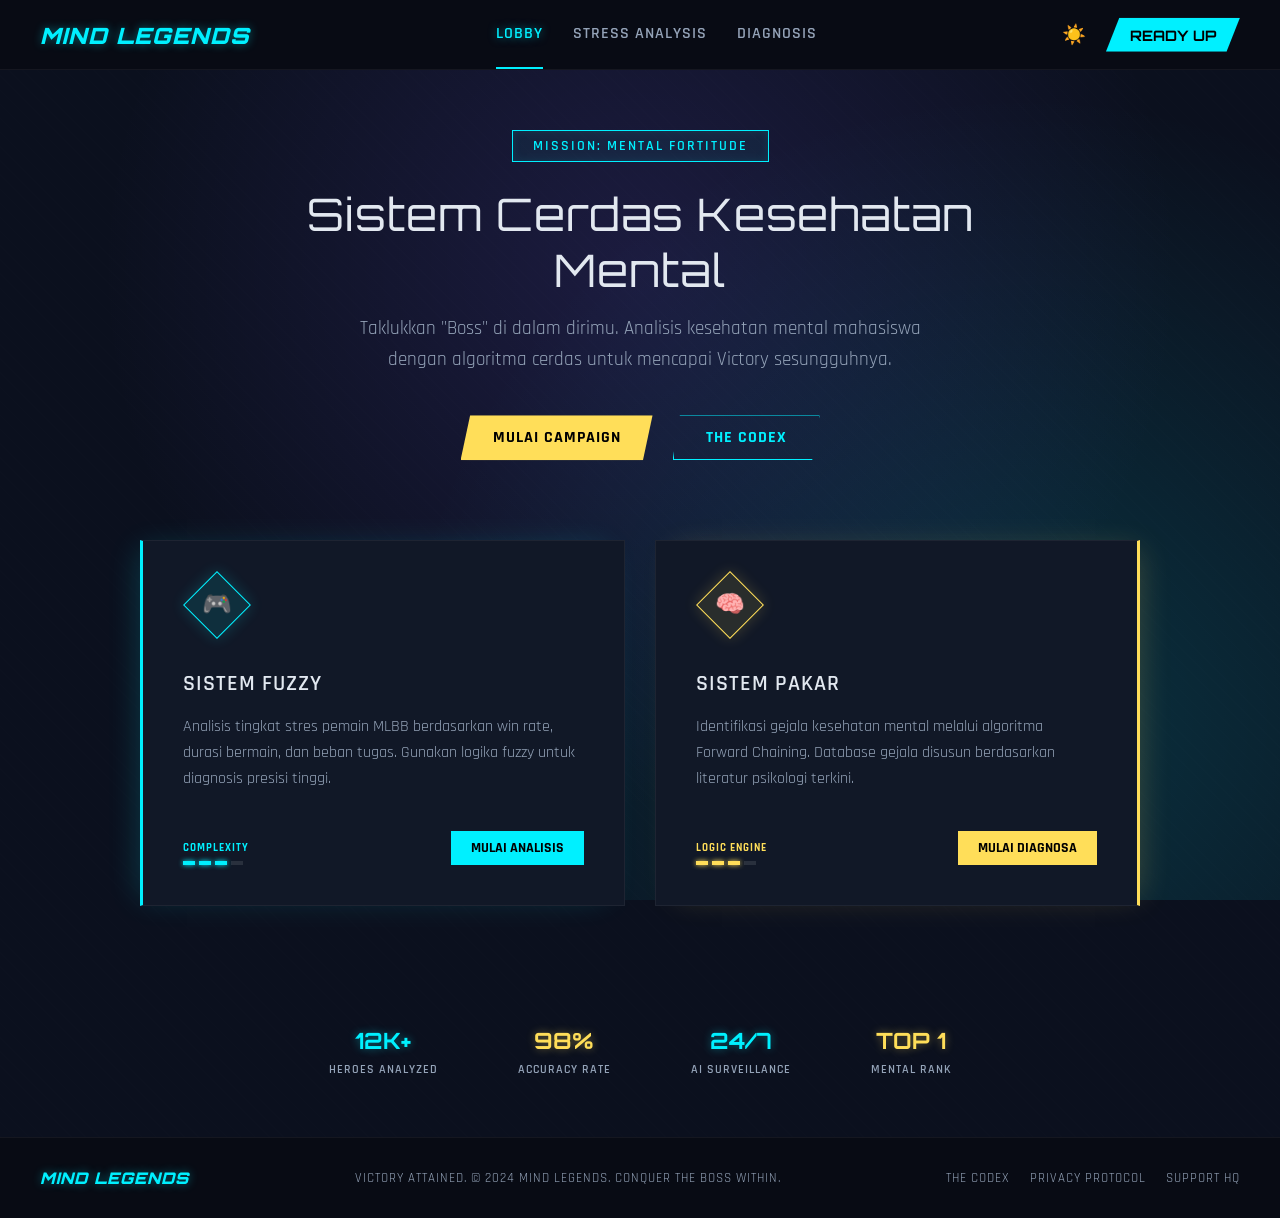
<file: index.html>
<!DOCTYPE html>
<html lang="id">
<head>
    <meta charset="UTF-8">
    <meta name="viewport" content="width=device-width, initial-scale=1.0">
    <title>MIND LEGENDS — Sistem Cerdas Kesehatan Mental</title>
    <link href="https://fonts.googleapis.com/css2?family=Orbitron:wght@500;700;900&family=Rajdhani:wght@400;500;600;700&display=swap" rel="stylesheet">
    <style>
        :root {
            --bg-dark: #0b101e;
            --bg-panel: #111827;
            --bg-nav: #080b14;
            --cyan: #00f0ff;
            --cyan-dim: rgba(0, 240, 255, 0.15);
            --yellow: #ffde59;
            --text-main: #e2e8f0;
            --text-dim: #94a3b8;
            --border-light: rgba(255,255,255,0.05);
            --border-strong: rgba(255,255,255,0.2);
            --bg-trans: rgba(0,0,0,0.3);
            --font-logo: 'Orbitron', sans-serif;
            --font-body: 'Rajdhani', sans-serif;
        }

        body.light-mode {
            --bg-dark: #f8fafc;
            --bg-panel: #ffffff;
            --bg-nav: #e2e8f0;
            --text-main: #0f172a;
            --text-dim: #475569;
            --cyan: #0284c7;
            --cyan-dim: rgba(2, 132, 199, 0.1);
            --yellow: #ca8a04;
            --border-light: rgba(0,0,0,0.1);
            --border-strong: rgba(0,0,0,0.2);
            --bg-trans: rgba(255,255,255,0.5);
        }

        * { margin: 0; padding: 0; box-sizing: border-box; }

        body {
            font-family: var(--font-body);
            background-color: var(--bg-dark);
            color: var(--text-main);
            min-height: 100vh;
            display: flex;
            flex-direction: column;
            overflow-x: hidden;
            background-image: 
                radial-gradient(circle at 50% 30%, rgba(124, 92, 255, 0.15), transparent 60%),
                radial-gradient(circle at 80% 80%, var(--cyan-dim), transparent 50%);
            background-attachment: fixed;
        }

        .header {
            display: flex; justify-content: space-between; align-items: center;
            padding: 0 40px; height: 70px; background: var(--bg-nav);
            border-bottom: 1px solid var(--border-light); position: sticky; top: 0; z-index: 100;
        }

        .logo {
            font-family: var(--font-logo); font-weight: 900; font-size: 1.4rem;
            font-style: italic; color: var(--cyan); letter-spacing: 1px;
            text-shadow: 0 0 10px rgba(0, 240, 255, 0.4); text-decoration: none;
        }

        .nav-links { display: flex; gap: 30px; height: 100%; }
        .nav-links a {
            color: var(--text-dim); text-decoration: none; font-weight: 600;
            font-size: 1rem; letter-spacing: 1px; display: flex; align-items: center;
            border-bottom: 2px solid transparent; transition: all 0.3s; text-transform: uppercase;
        }
        .nav-links a:hover { color: var(--text-main); }
        .nav-links a.active { color: var(--cyan); border-bottom-color: var(--cyan); text-shadow: 0 0 8px rgba(0, 240, 255, 0.5); }

        .header-actions { display: flex; align-items: center; gap: 20px; }
        .icon-btn { background: none; border: none; color: var(--text-dim); font-size: 1.2rem; cursor: pointer; }
        .icon-btn:hover { color: var(--text-main); }

        .btn-ready {
            background: var(--cyan); color: #000; font-family: var(--font-logo); font-weight: 700;
            font-size: 0.9rem; padding: 8px 24px; border: none; cursor: pointer;
            clip-path: polygon(10% 0, 100% 0, 90% 100%, 0% 100%); transition: all 0.3s; box-shadow: 0 0 15px rgba(0, 240, 255, 0.3);
        }
        .btn-ready:hover { background: #fff; box-shadow: 0 0 20px rgba(0, 240, 255, 0.6); }

        .main-content {
            flex: 1; display: flex; flex-direction: column; align-items: center;
            padding: 60px 20px; position: relative;
        }

        .hero { text-align: center; max-width: 800px; margin-bottom: 80px; position: relative; z-index: 10; }
        .mission-badge {
            display: inline-block; border: 1px solid var(--cyan); color: var(--cyan);
            padding: 6px 20px; font-weight: 600; font-size: 0.9rem; letter-spacing: 2px;
            margin-bottom: 24px; background: rgba(0, 240, 255, 0.05); box-shadow: inset 0 0 10px rgba(0, 240, 255, 0.1);
        }
        .hero h1 { font-family: var(--font-logo); font-size: 2.8rem; font-weight: 400; margin-bottom: 16px; letter-spacing: 1px; }
        .hero p { color: var(--text-dim); font-size: 1.2rem; line-height: 1.6; margin-bottom: 40px; max-width: 600px; margin-left: auto; margin-right: auto; }

        .hero-actions { display: flex; gap: 20px; justify-content: center; }
        .btn-yellow {
            background: var(--yellow); color: #000; font-family: var(--font-body); font-weight: 700;
            font-size: 1rem; letter-spacing: 1px; padding: 12px 32px; border: none; cursor: pointer;
            text-decoration: none; clip-path: polygon(5% 0, 100% 0, 95% 100%, 0% 100%); box-shadow: 0 0 15px rgba(255, 222, 89, 0.3);
        }
        .btn-yellow:hover { background: #fff; box-shadow: 0 0 20px rgba(255, 222, 89, 0.6); }

        .btn-outline {
            background: transparent; color: var(--cyan); border: 1px solid var(--cyan);
            font-family: var(--font-body); font-weight: 700; font-size: 1rem; letter-spacing: 1px;
            padding: 11px 32px; cursor: pointer; text-decoration: none; clip-path: polygon(5% 0, 100% 0, 95% 100%, 0% 100%);
        }
        .btn-outline:hover { background: rgba(0, 240, 255, 0.1); box-shadow: inset 0 0 10px rgba(0, 240, 255, 0.3); }

        .cards-container {
            display: grid; grid-template-columns: repeat(2, 1fr); gap: 30px; width: 100%; max-width: 1000px;
            margin-bottom: 80px; z-index: 10;
        }

        .card {
            background: var(--bg-panel); border: 1px solid var(--border-light); padding: 40px;
            text-decoration: none; color: var(--text-main); transition: all 0.3s; display: flex; flex-direction: column;
        }
        .fuzzy-card { border-left: 3px solid var(--cyan); box-shadow: -10px 0 30px -10px rgba(0, 240, 255, 0.2); }
        .pakar-card { border-right: 3px solid var(--yellow); box-shadow: 10px 0 30px -10px rgba(255, 222, 89, 0.2); }
        .card:hover { transform: translateY(-5px); background: #151d30; }
        .fuzzy-card:hover { border-color: var(--cyan); box-shadow: 0 0 20px rgba(0, 240, 255, 0.3); }
        .pakar-card:hover { border-color: var(--yellow); box-shadow: 0 0 20px rgba(255, 222, 89, 0.3); }

        .card-icon {
            width: 48px; height: 48px; background: rgba(0, 240, 255, 0.1); border: 1px solid var(--cyan);
            display: flex; align-items: center; justify-content: center; font-size: 1.5rem; color: var(--cyan);
            transform: rotate(45deg); margin-bottom: 40px; margin-left: 10px; box-shadow: 0 0 15px rgba(0, 240, 255, 0.2);
        }
        .card-icon > * { transform: rotate(-45deg); }
        .pakar-icon { background: rgba(255, 222, 89, 0.1); border-color: var(--yellow); color: var(--yellow); box-shadow: 0 0 15px rgba(255, 222, 89, 0.2); }

        .card h3 { font-family: var(--font-body); font-size: 1.4rem; font-weight: 600; margin-bottom: 16px; letter-spacing: 1px; }
        .card p { color: var(--text-dim); line-height: 1.6; margin-bottom: 40px; flex-grow: 1; }

        .card-footer { display: flex; justify-content: space-between; align-items: flex-end; }
        .complexity { font-size: 0.7rem; color: var(--cyan); font-weight: 700; letter-spacing: 1px; }
        .yellow-comp { color: var(--yellow); }
        .dots { display: flex; gap: 4px; margin-top: 6px; }
        .dots span { display: block; width: 12px; height: 4px; background: rgba(255,255,255,0.1); }
        .complexity .dots span.active { background: var(--cyan); box-shadow: 0 0 5px var(--cyan); }
        .yellow-comp .dots span.active { background: var(--yellow); box-shadow: 0 0 5px var(--yellow); }

        .btn-card {
            background: var(--cyan); color: #000; border: none; padding: 8px 20px; font-family: var(--font-body);
            font-weight: 700; font-size: 0.9rem; cursor: pointer; transition: all 0.3s;
        }
        .btn-card.yellow { background: var(--yellow); }
        .card:hover .btn-card { background: #fff; box-shadow: 0 0 15px rgba(255,255,255,0.4); }

        .stats-bar { display: flex; justify-content: center; gap: 80px; margin-top: 40px; z-index: 10; }
        .stat { display: flex; flex-direction: column; align-items: center; gap: 8px; }
        .stat .val { font-family: var(--font-logo); font-size: 1.4rem; font-weight: 700; }
        .stat .val.cyan { color: var(--cyan); text-shadow: 0 0 8px rgba(0, 240, 255, 0.4); }
        .stat .val.yellow { color: var(--yellow); text-shadow: 0 0 8px rgba(255, 222, 89, 0.4); }
        .stat .lbl { font-size: 0.75rem; color: var(--text-dim); letter-spacing: 1px; font-weight: 600; }

        .footer {
            background: var(--bg-nav); border-top: 1px solid rgba(255,255,255,0.05); padding: 30px 40px;
            display: flex; justify-content: space-between; align-items: center; font-size: 0.8rem;
        }
        .footer .logo { font-size: 1rem; }
        .footer .copy { color: var(--text-dim); letter-spacing: 1px; }
        .footer-links { display: flex; gap: 20px; }
        .footer-links a { color: var(--text-dim); text-decoration: none; letter-spacing: 1px; transition: color 0.3s; }
        .footer-links a:hover { color: var(--text-main); }

        @media (max-width: 900px) {
            .cards-container { grid-template-columns: 1fr; }
            .stats-bar { flex-wrap: wrap; gap: 40px; }
            .nav-links { display: none; }
            .footer { flex-direction: column; gap: 20px; text-align: center; }
        }
    </style>
</head>
<body>
    <header class="header">
        <a href="index.html" class="logo">MIND LEGENDS</a>
        <nav class="nav-links">
            <a href="index.html" class="active">LOBBY</a>
            <a href="fuzzy/index.html">STRESS ANALYSIS</a>
            <a href="pakar/index.html">DIAGNOSIS</a>
        </nav>
        <div class="header-actions">
            <button class="icon-btn" id="theme-toggle" title="Toggle Light/Dark Mode">☀️</button>
            <button class="btn-ready">READY UP</button>
        </div>
    </header>

    <main class="main-content">
        <div style="position:absolute; top:0; left:0; width:100%; height:100%; z-index:1; opacity:0.3; pointer-events:none; background-image: repeating-linear-gradient(45deg, rgba(255,255,255,0.02) 0px, rgba(255,255,255,0.02) 1px, transparent 1px, transparent 10px);"></div>

        <div class="hero">
            <div class="mission-badge">MISSION: MENTAL FORTITUDE</div>
            <h1>Sistem Cerdas Kesehatan Mental</h1>
            <p>Taklukkan "Boss" di dalam dirimu. Analisis kesehatan mental mahasiswa dengan algoritma cerdas untuk mencapai Victory sesungguhnya.</p>
            <div class="hero-actions">
                <a href="fuzzy/index.html" class="btn-yellow">MULAI CAMPAIGN</a>
                <a href="pakar/index.html" class="btn-outline">THE CODEX</a>
            </div>
        </div>

        <div class="cards-container">
            <a href="fuzzy/index.html" class="card fuzzy-card">
                <div class="card-icon"><span>🎮</span></div>
                <h3>SISTEM FUZZY</h3>
                <p>Analisis tingkat stres pemain MLBB berdasarkan win rate, durasi bermain, dan beban tugas. Gunakan logika fuzzy untuk diagnosis presisi tinggi.</p>
                <div class="card-footer">
                    <div class="complexity">COMPLEXITY 
                        <div class="dots"><span class="active"></span><span class="active"></span><span class="active"></span><span></span></div>
                    </div>
                    <button class="btn-card">MULAI ANALISIS</button>
                </div>
            </a>
            
            <a href="pakar/index.html" class="card pakar-card">
                <div class="card-icon pakar-icon"><span>🧠</span></div>
                <h3>SISTEM PAKAR</h3>
                <p>Identifikasi gejala kesehatan mental melalui algoritma Forward Chaining. Database gejala disusun berdasarkan literatur psikologi terkini.</p>
                <div class="card-footer">
                    <div class="complexity yellow-comp">LOGIC ENGINE 
                        <div class="dots"><span class="active"></span><span class="active"></span><span class="active"></span><span></span></div>
                    </div>
                    <button class="btn-card yellow">MULAI DIAGNOSA</button>
                </div>
            </a>
        </div>

        <div class="stats-bar">
            <div class="stat"><span class="val cyan">12K+</span> <span class="lbl">HEROES ANALYZED</span></div>
            <div class="stat"><span class="val yellow">98%</span> <span class="lbl">ACCURACY RATE</span></div>
            <div class="stat"><span class="val cyan">24/7</span> <span class="lbl">AI SURVEILLANCE</span></div>
            <div class="stat"><span class="val yellow">TOP 1</span> <span class="lbl">MENTAL RANK</span></div>
        </div>
    </main>

    <footer class="footer">
        <div class="logo">MIND LEGENDS</div>
        <div class="copy">VICTORY ATTAINED. © 2024 MIND LEGENDS. CONQUER THE BOSS WITHIN.</div>
        <div class="footer-links">
            <a href="#">THE CODEX</a> <a href="#">PRIVACY PROTOCOL</a> <a href="#">SUPPORT HQ</a>
        </div>
    </footer>
    <script>
        document.getElementById('theme-toggle').addEventListener('click', () => {
            document.body.classList.toggle('light-mode');
            const isLight = document.body.classList.contains('light-mode');
            document.getElementById('theme-toggle').textContent = isLight ? '🌙' : '☀️';
            localStorage.setItem('theme', isLight ? 'light' : 'dark');
        });
        if(localStorage.getItem('theme') === 'light') {
            document.body.classList.add('light-mode');
            document.getElementById('theme-toggle').textContent = '🌙';
        }
    </script>
</body>
</html>
</file>
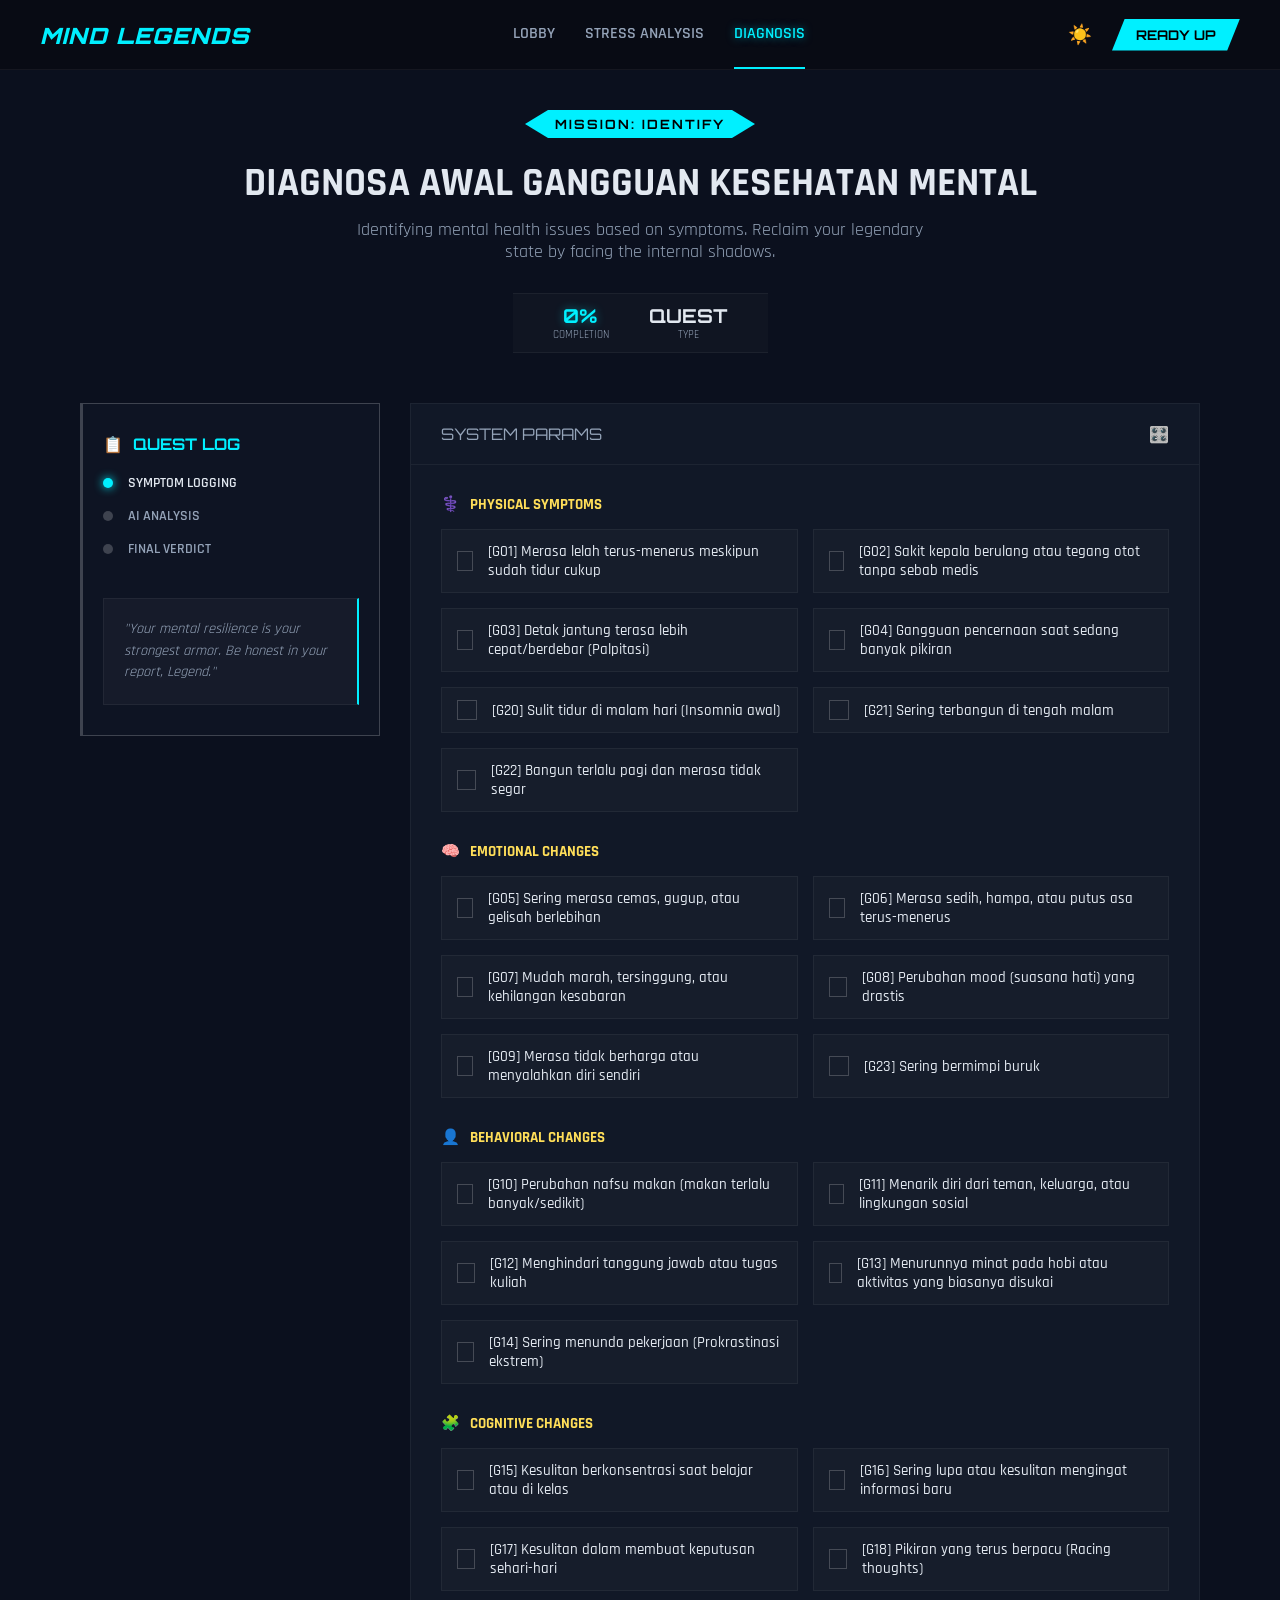
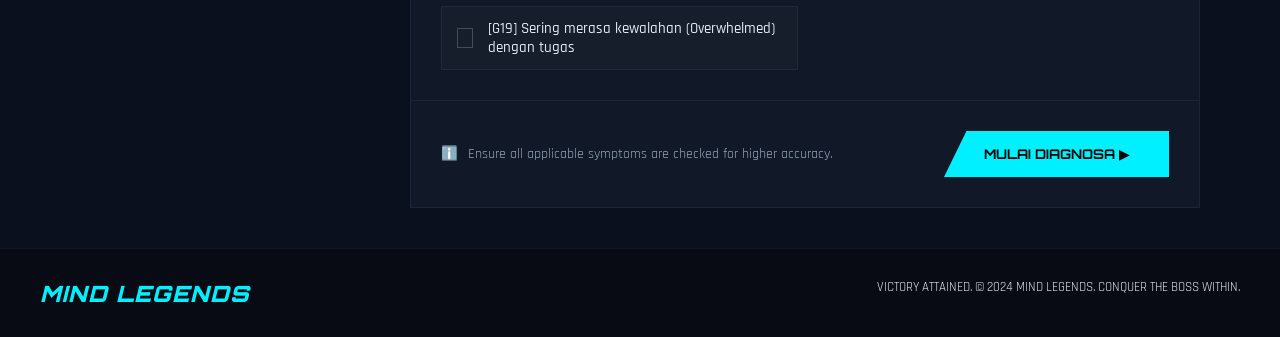
<file: pakar/index.html>
<!DOCTYPE html>
<html lang="id">
<head>
    <meta charset="UTF-8">
    <meta name="viewport" content="width=device-width, initial-scale=1.0">
    <title>MIND LEGENDS — DIAGNOSIS</title>
    <!-- Futuristic Fonts -->
    <link href="https://fonts.googleapis.com/css2?family=Orbitron:wght@500;700;900&family=Rajdhani:wght@400;500;600;700&display=swap" rel="stylesheet">
    <link rel="stylesheet" href="style.css">
</head>
<body>
    <header class="header">
        <a href="../index.html" class="logo">MIND LEGENDS</a>
        <nav class="nav-links">
            <a href="../index.html">LOBBY</a>
            <a href="../fuzzy/index.html">STRESS ANALYSIS</a>
            <a href="index.html" class="active">DIAGNOSIS</a>
        </nav>
        <div class="header-actions">
            <button class="icon-btn" id="theme-toggle" title="Toggle Light/Dark Mode">☀️</button>
            <button class="btn-ready">READY UP</button>
        </div>
    </header>

    <main class="main-content">
        <div class="page-header">
            <div class="mission-badge">MISSION: IDENTIFY</div>
            <h1>DIAGNOSA AWAL GANGGUAN KESEHATAN MENTAL</h1>
            <p>Identifying mental health issues based on symptoms. Reclaim your legendary state by facing the internal shadows.</p>
            
            <div class="quest-progress">
                <div class="prog-item">
                    <div class="prog-val cyan" id="prog-completion">0%</div>
                    <div class="prog-lbl">COMPLETION</div>
                </div>
                <div class="prog-item">
                    <div class="prog-val">QUEST</div>
                    <div class="prog-lbl">TYPE</div>
                </div>
            </div>
        </div>

        <div class="layout-grid">
            <div class="quest-log">
                <div class="quest-header"><span class="icon">📋</span> QUEST LOG</div>
                <ul class="quest-steps">
                    <li class="active"><span class="dot"></span> SYMPTOM LOGGING</li>
                    <li><span class="dot"></span> AI ANALYSIS</li>
                    <li><span class="dot"></span> FINAL VERDICT</li>
                </ul>
                <div class="quote-box">"Your mental resilience is your strongest armor. Be honest in your report, Legend."</div>
            </div>

            <div class="system-params">
                <div class="params-header"><span>SYSTEM PARAMS</span><span class="icon">🎛️</span></div>
                
                <div id="symptoms-container">
                    <div class="symptom-category">
                        <div class="cat-title"><span class="icon">⚕️</span> PHYSICAL SYMPTOMS</div>
                        <div class="symptom-grid" id="group-fisik"></div>
                    </div>
                    <div class="symptom-category">
                        <div class="cat-title"><span class="icon">🧠</span> EMOTIONAL CHANGES</div>
                        <div class="symptom-grid" id="group-emosi"></div>
                    </div>
                    <div class="symptom-category">
                        <div class="cat-title"><span class="icon">👤</span> BEHAVIORAL CHANGES</div>
                        <div class="symptom-grid" id="group-perilaku"></div>
                    </div>
                    <div class="symptom-category">
                        <div class="cat-title"><span class="icon">🧩</span> COGNITIVE CHANGES</div>
                        <div class="symptom-grid" id="group-kognitif"></div>
                    </div>
                </div>

                <div class="params-footer">
                    <div class="info-text"><span class="icon">ℹ️</span> Ensure all applicable symptoms are checked for higher accuracy.</div>
                    <button class="btn-primary" id="btn-diagnose">MULAI DIAGNOSA <span>▶</span></button>
                </div>
            </div>
        </div>

        <div id="results-section" class="results-section hidden">
            <div class="section-title">ANALYSIS COMPLETE</div>
            
            <div class="results-grid">
                <div class="main-diagnosis panel">
                    <div class="panel-header-small">PRIMARY DETECTED CONDITION</div>
                    <div class="diagnosis-name" id="result-name">—</div>
                    <div class="cf-value"><span>CERTAINTY FACTOR</span><span id="result-cf" class="cyan">0%</span></div>
                    <div class="desc" id="result-desc"></div>
                    
                    <div class="action-box">
                        <div class="action-title">RECOMMENDED PROTOCOL</div>
                        <ul id="result-solusi" class="action-list"></ul>
                    </div>
                </div>

                <div class="secondary-diagnosis panel">
                    <div class="panel-header-small">SECONDARY SCANS (OTHER POSSIBILITIES)</div>
                    <div class="other-list" id="other-results"></div>
                </div>
            </div>

            <div class="trace-log panel">
                <div class="panel-header-small">ENGINE TRACE LOG</div>
                <table class="data-table">
                    <thead><tr><th>ID</th><th>RULE MATCHED</th><th>CF_RULE</th><th>CF_COMBINE</th></tr></thead>
                    <tbody id="trace-table-body"></tbody>
                </table>
            </div>
        </div>
    </main>

    <footer class="footer">
        <div class="logo">MIND LEGENDS</div>
        <div class="copy">VICTORY ATTAINED. © 2024 MIND LEGENDS. CONQUER THE BOSS WITHIN.</div>
    </footer>

    <script src="pakar.js"></script>
    <script>
        document.getElementById('theme-toggle').addEventListener('click', () => {
            document.body.classList.toggle('light-mode');
            const isLight = document.body.classList.contains('light-mode');
            document.getElementById('theme-toggle').textContent = isLight ? '🌙' : '☀️';
            localStorage.setItem('theme', isLight ? 'light' : 'dark');
        });
        if(localStorage.getItem('theme') === 'light') {
            document.body.classList.add('light-mode');
            document.getElementById('theme-toggle').textContent = '🌙';
        }
    </script>
</body>
</html>
</file>
<file: pakar/style.css>
:root {
    --bg-dark: #0b101e;
    --bg-panel: #111827;
    --bg-nav: #080b14;
    --cyan: #00f0ff;
    --cyan-dim: rgba(0, 240, 255, 0.15);
    --yellow: #ffde59;
    --red: #ff5c8a;
    --green: #4dff91;
    --text-main: #e2e8f0;
    --text-dim: #94a3b8;
    --border-light: rgba(255,255,255,0.05);
    --border-strong: rgba(255,255,255,0.2);
    --bg-trans: rgba(0,0,0,0.3);
    --font-logo: 'Orbitron', sans-serif;
    --font-body: 'Rajdhani', sans-serif;
}

body.light-mode {
    --bg-dark: #f8fafc;
    --bg-panel: #ffffff;
    --bg-nav: #e2e8f0;
    --text-main: #0f172a;
    --text-dim: #475569;
    --cyan: #0284c7;
    --cyan-dim: rgba(2, 132, 199, 0.1);
    --yellow: #ca8a04;
    --border-light: rgba(0,0,0,0.1);
    --border-strong: rgba(0,0,0,0.2);
    --bg-trans: rgba(255,255,255,0.5);
}

* { margin: 0; padding: 0; box-sizing: border-box; }
body { font-family: var(--font-body); background-color: var(--bg-dark); color: var(--text-main); min-height: 100vh; display: flex; flex-direction: column; }
.cyan { color: var(--cyan); } .text-cyan { color: var(--cyan); } .text-yellow { color: var(--yellow); }

.header { display: flex; justify-content: space-between; align-items: center; padding: 0 40px; height: 70px; background: var(--bg-nav); border-bottom: 1px solid var(--border-light); }
.logo { font-family: var(--font-logo); font-weight: 900; font-size: 1.4rem; font-style: italic; color: var(--cyan); letter-spacing: 1px; text-decoration: none; }
.nav-links { display: flex; gap: 30px; height: 100%; }
.nav-links a { color: var(--text-dim); text-decoration: none; font-weight: 600; font-size: 1rem; display: flex; align-items: center; border-bottom: 2px solid transparent; }
.nav-links a:hover { color: var(--text-main); }
.nav-links a.active { color: var(--cyan); border-bottom-color: var(--cyan); text-shadow: 0 0 8px rgba(0, 240, 255, 0.5); }
.header-actions { display: flex; align-items: center; gap: 20px; }
.icon-btn { background: none; border: none; color: var(--text-dim); font-size: 1.2rem; cursor: pointer; }
.btn-ready { background: var(--cyan); color: #000; font-family: var(--font-logo); font-weight: 700; padding: 8px 24px; border: none; cursor: pointer; clip-path: polygon(10% 0, 100% 0, 90% 100%, 0% 100%); }

.main-content { flex: 1; padding: 40px; max-width: 1200px; margin: 0 auto; width: 100%; }

.page-header { text-align: center; margin-bottom: 50px; }
.mission-badge { display: inline-block; background: var(--cyan); color: #000; padding: 6px 30px; font-weight: 700; letter-spacing: 2px; clip-path: polygon(10% 0, 90% 0, 100% 50%, 90% 100%, 10% 100%, 0% 50%); margin-bottom: 20px; font-size: 0.8rem; font-family: var(--font-logo); }
.page-header h1 { font-family: var(--font-body); font-size: 2.5rem; font-weight: 700; margin-bottom: 10px; }
.page-header p { color: var(--text-dim); font-size: 1.1rem; max-width: 600px; margin: 0 auto; }

.quest-progress { display: flex; justify-content: center; gap: 40px; margin-top: 30px; background: rgba(255,255,255,0.02); padding: 10px 40px; display: inline-flex; border-top: 1px solid var(--border-light); border-bottom: 1px solid var(--border-light); }
.prog-item { text-align: center; }
.prog-val { font-family: var(--font-logo); font-size: 1.2rem; font-weight: 700; }
.prog-val.cyan { color: var(--cyan); text-shadow: 0 0 10px rgba(0,240,255,0.4); }
.prog-lbl { font-size: 0.7rem; color: var(--text-dim); }

.layout-grid { display: grid; grid-template-columns: 300px 1fr; gap: 30px; align-items: start; }
@media(max-width: 900px) { .layout-grid { grid-template-columns: 1fr; } }

.quest-log { background: rgba(17, 24, 39, 0.6); border: 1px solid var(--border-strong); border-left-width: 3px; padding: 30px 20px; }
body.light-mode .quest-log { background: #ffffff; border-color: var(--cyan); }
.quest-header { color: var(--cyan); font-family: var(--font-logo); font-weight: 700; margin-bottom: 20px; display: flex; align-items: center; gap: 10px; }
.quest-steps { list-style: none; margin-bottom: 40px; }
.quest-steps li { display: flex; align-items: center; gap: 15px; color: var(--text-dim); margin-bottom: 15px; font-weight: 600; font-size: 0.9rem; }
.quest-steps li .dot { width: 10px; height: 10px; background: rgba(255,255,255,0.2); border-radius: 50%; }
.quest-steps li.active { color: var(--text-main); }
.quest-steps li.active .dot { background: var(--cyan); box-shadow: 0 0 10px var(--cyan); }
.quote-box { background: rgba(255,255,255,0.03); border: 1px solid var(--border-light); padding: 20px; font-style: italic; color: var(--text-dim); font-size: 0.9rem; line-height: 1.5; border-right: 2px solid var(--cyan); }

.system-params { background: var(--bg-panel); border: 1px solid var(--border-light); }
.params-header { display: flex; justify-content: space-between; padding: 20px 30px; border-bottom: 1px solid var(--border-light); font-family: var(--font-logo); color: var(--text-dim); }

#symptoms-container { padding: 30px; display: flex; flex-direction: column; gap: 30px; }
.cat-title { color: var(--yellow); font-weight: 700; margin-bottom: 15px; display: flex; align-items: center; gap: 10px; font-size: 0.95rem; }
.symptom-grid { display: grid; grid-template-columns: repeat(auto-fill, minmax(300px, 1fr)); gap: 15px; }

.symptom-item { display: flex; align-items: center; gap: 15px; background: rgba(255,255,255,0.02); border: 1px solid var(--border-light); padding: 12px 15px; cursor: pointer; transition: all 0.2s; }
.symptom-item:hover { border-color: var(--border-strong); }
.symptom-item.checked { background: rgba(0, 240, 255, 0.05); border-color: var(--cyan); }
.symptom-item input[type="checkbox"] { display: none; }
.custom-checkbox { width: 20px; height: 20px; border: 1px solid var(--border-strong); display: flex; align-items: center; justify-content: center; }
.symptom-item.checked .custom-checkbox { border-color: var(--cyan); background: var(--cyan); box-shadow: 0 0 10px rgba(0,240,255,0.5); }
.symptom-item.checked .custom-checkbox::after { content: ''; width: 10px; height: 10px; background: #000; }
.symptom-name { font-size: 0.95rem; font-weight: 500; }

.params-footer { display: flex; justify-content: space-between; padding: 30px; border-top: 1px solid var(--border-light); }
.info-text { display: flex; align-items: center; gap: 10px; color: var(--text-dim); font-size: 0.85rem; }
.btn-primary { background: var(--cyan); color: #000; font-family: var(--font-logo); font-weight: 700; padding: 15px 40px; border: none; cursor: pointer; clip-path: polygon(10% 0, 100% 0, 100% 100%, 0% 100%); transition: all 0.3s; }
.btn-primary:hover { background: #fff; box-shadow: 0 0 30px rgba(0, 240, 255, 0.6); }

.results-section { margin-top: 50px; }
.hidden { display: none; }
.section-title { font-family: var(--font-logo); color: var(--cyan); font-size: 1.5rem; margin-bottom: 30px; text-align: center; }
.results-grid { display: grid; grid-template-columns: 2fr 1fr; gap: 30px; margin-bottom: 30px; }
@media(max-width: 900px) { .results-grid { grid-template-columns: 1fr; } }
.panel { background: var(--bg-panel); border: 1px solid var(--border-light); padding: 30px; }
.panel-header-small { color: var(--text-dim); font-weight: 700; font-size: 0.85rem; margin-bottom: 20px; }

.main-diagnosis { border-top: 3px solid var(--cyan); }
.diagnosis-name { font-family: var(--font-logo); font-size: 2.5rem; color: var(--cyan); margin-bottom: 15px; }
.cf-value { display: flex; align-items: center; gap: 15px; margin-bottom: 20px; }
.cf-value span:first-child { background: rgba(0,240,255,0.1); padding: 4px 10px; font-size: 0.8rem; font-weight: 700; }
.cf-value span.cyan { font-family: var(--font-logo); font-size: 1.5rem; font-weight: 700; }
.desc { line-height: 1.6; margin-bottom: 30px; }
.action-box { background: var(--bg-trans); border: 1px solid var(--border-light); padding: 20px; }
.action-title { color: var(--yellow); font-weight: 700; margin-bottom: 15px; }
.action-list { list-style: none; padding-left: 0; }
.action-list li { position: relative; padding-left: 20px; margin-bottom: 10px; color: var(--text-dim); }
.action-list li::before { content: '▶'; position: absolute; left: 0; top: 2px; color: var(--yellow); font-size: 0.7rem; }

.other-list { display: flex; flex-direction: column; gap: 15px; }
.other-item { background: rgba(255,255,255,0.02); padding: 15px; border-left: 2px solid var(--border-strong); }
.other-item .name { font-weight: 700; margin-bottom: 5px; }
.other-item .cf { font-family: var(--font-logo); color: var(--cyan); font-size: 1.1rem; }

.data-table { width: 100%; border-collapse: collapse; text-align: left; font-size: 0.9rem; }
.data-table th { padding: 12px; border-bottom: 1px solid var(--border-light); color: var(--text-dim); }
.data-table td { padding: 12px; border-bottom: 1px solid var(--border-light); }

.footer { background: var(--bg-nav); border-top: 1px solid var(--border-light); padding: 30px 40px; display: flex; justify-content: space-between; font-size: 0.8rem; }
</file>
